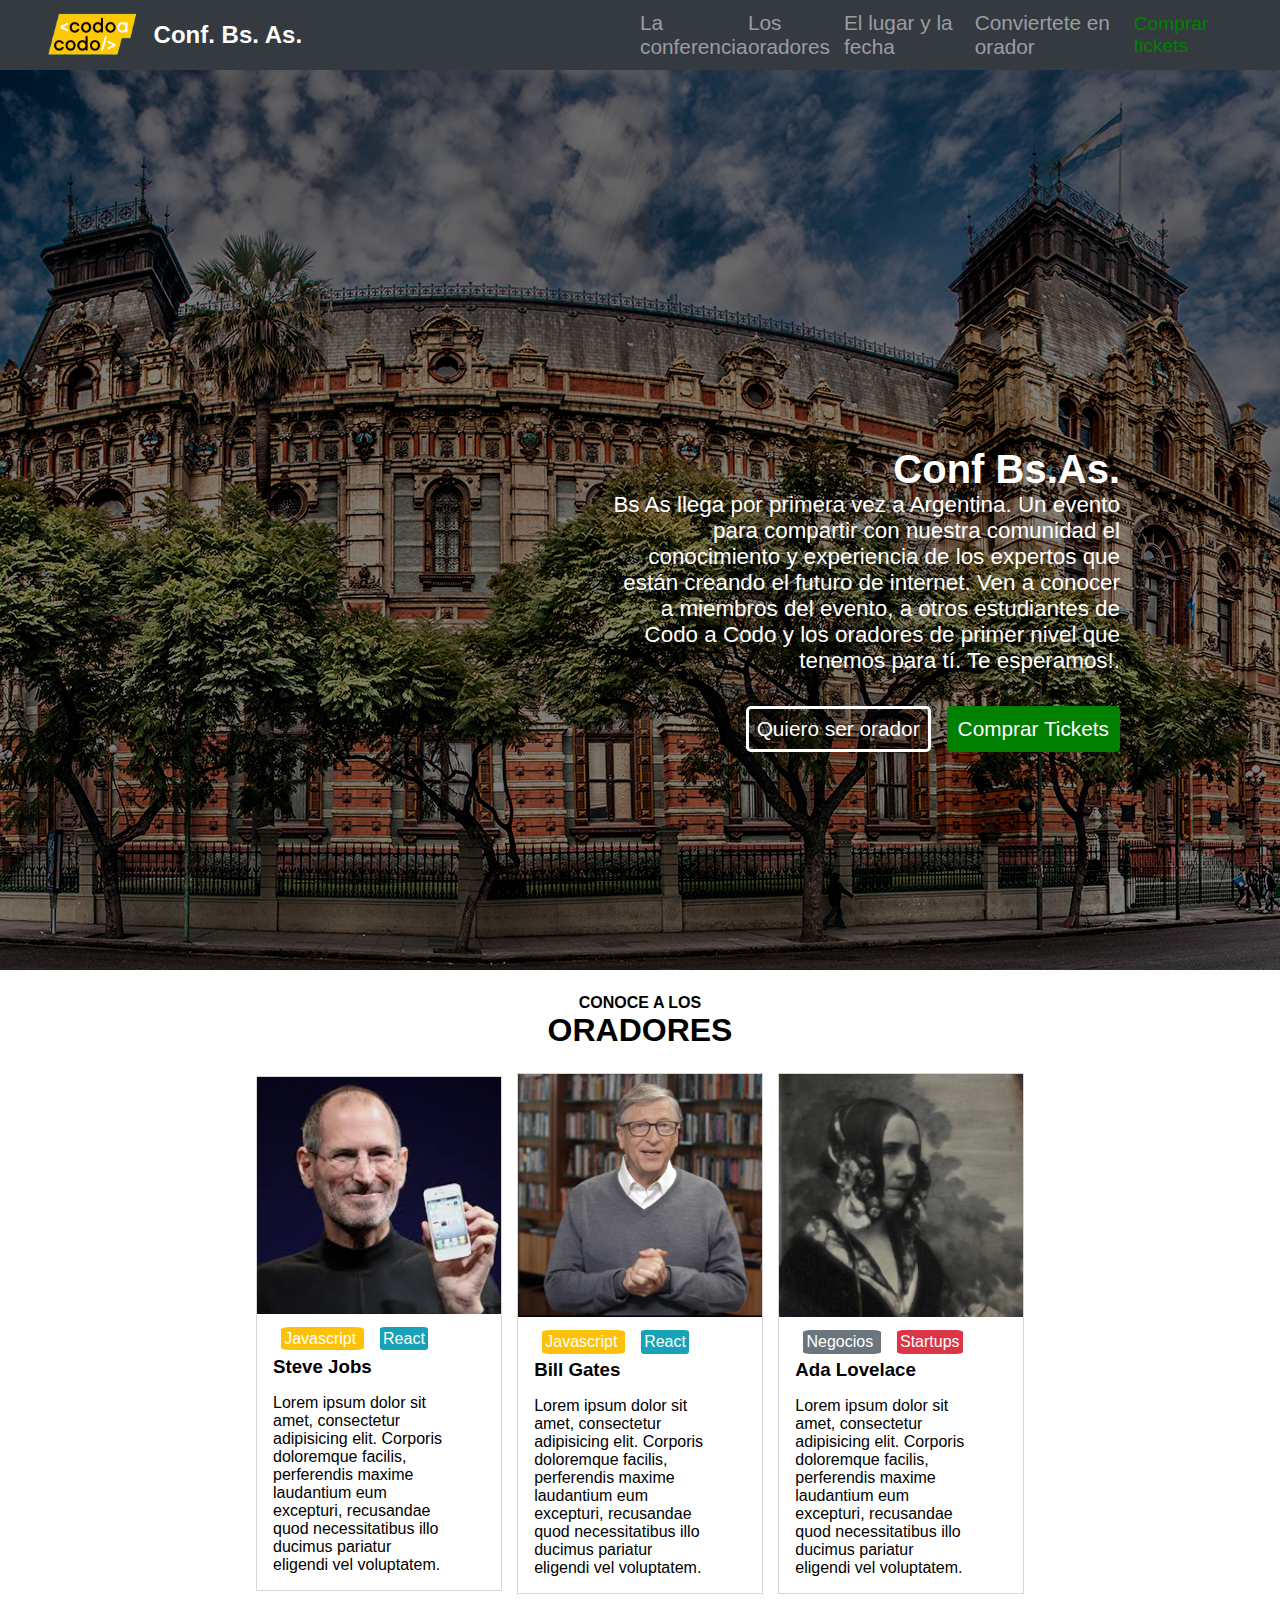
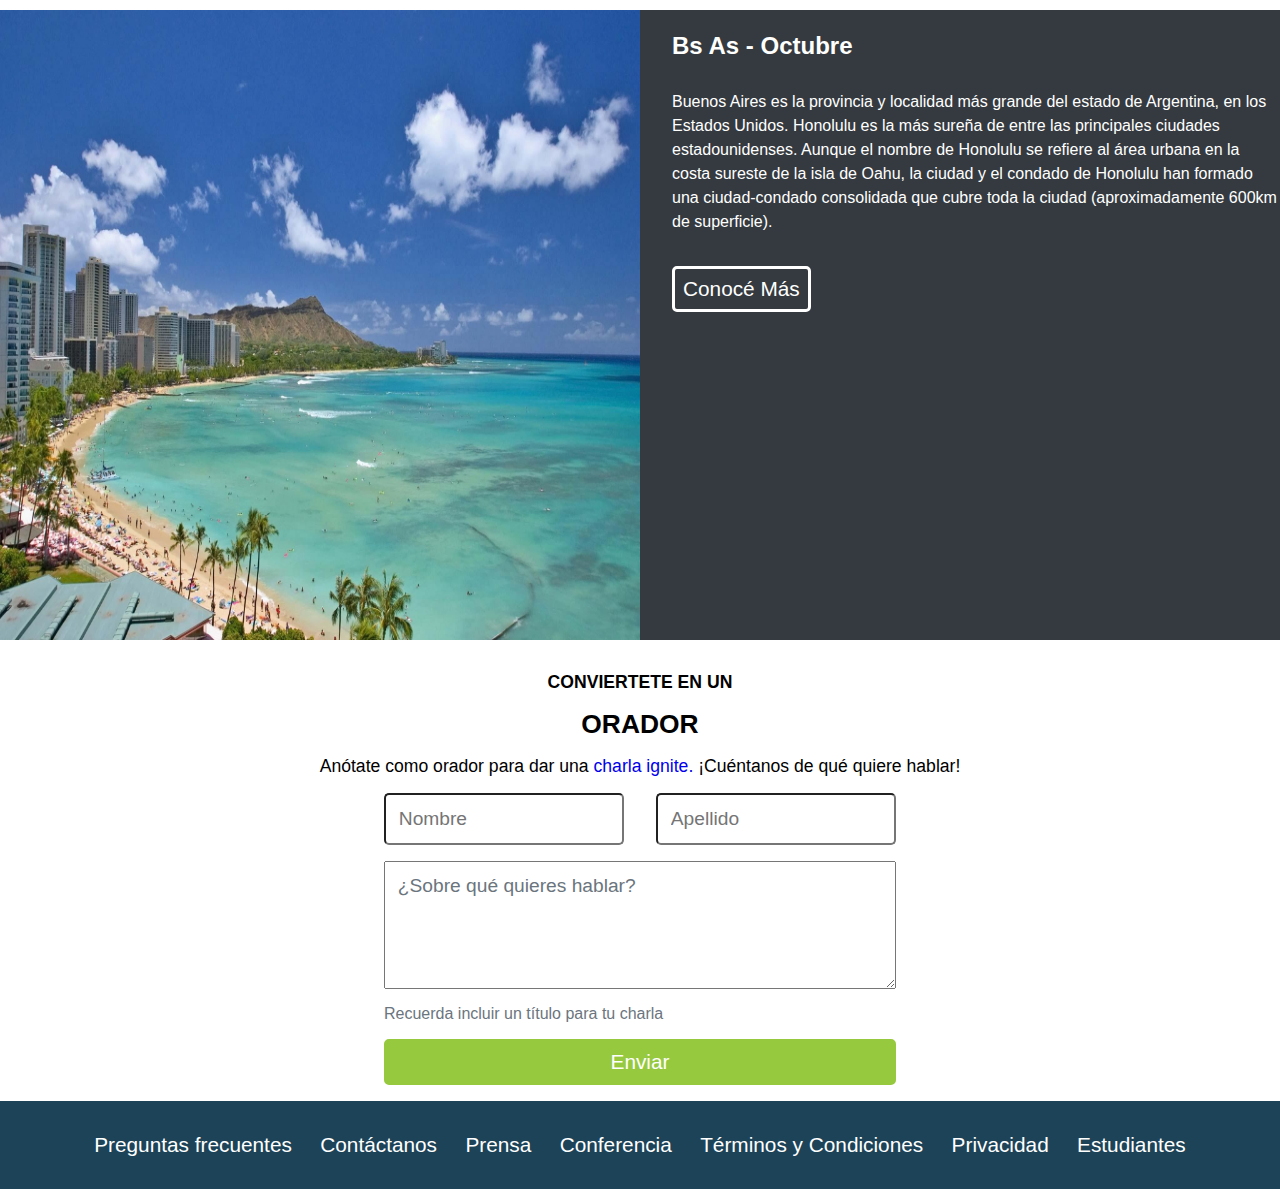
<file: index.html>
<!DOCTYPE html>
<html lang="es">
    <head>
        <meta charset="UTF-8">
        <meta http-equiv="X-UA-Compatible" content="IE=edge">
        <meta name="viewport" content="width=device-width, initial-scale=1.0">
        <title>Pagina Bs. As.</title>
        <link rel="shortcut icon" href="../Assets/imagenes/favicon.ico">
        <link rel="stylesheet" href="../CSS/estilo.css"
    </head>
    
<body>
    <header class="cabecera">
            <div class="cajaLogo">
                <img class="img__logo" src="./Assets/imagenes/codoacodo.png" alt="Codo A Codo">
                <h2>Conf. Bs. As.</h2>
            </div>
    
            
                <nav class="cajaNav">
                    <a href="..#Primaria" class="navtext">La conferencia</a> 
                    <a href="..#losoradores" class="navtext">Los oradores</a> 
                    <a href="..#ellugar" class="navtext">El lugar y la fecha</a>
                    <a href="..#orador" class="navtext">Conviertete en orador</a> 
                    <a href="../paginas/tickets.html" class="comprar">Comprar tickets</a> 
                </nav>
    </header>

    <main>
            
            <section class="SeccionPrimaria" id="Primaria">
                <div class="contenidoPrimario">
                    <h1>Conf Bs.As.</h1>
                    <p>Bs As llega por primera vez a Argentina. Un evento para compartir con nuestra comunidad el conocimiento y experiencia de los expertos que están creando el futuro de internet. Ven a conocer a miembros del evento, a otros estudiantes de Codo a Codo y los oradores de primer nivel que tenemos para tí. Te esperamos!.</p>
                    <div class="botones">    
                    <a href="#orador" class="boton1">Quiero ser orador</a>
                    <a href="./paginas/tickets.html" class="boton2">Comprar Tickets</a>
                </div>
                </div>
                
                </section>
    </main>

    <section class="sectionTarjetas" id="losoradores">
        <div class="tituloTarjetas">
            <h4>CONOCE A LOS</h4>
            <h2>ORADORES</h2>
        </div>

        <div class="padreTarjetas">
            
            <div class="tarjetas__flex">
                    <img class="tarjetaImagen" src="/Assets/imagenes/steve.jpg" loading: "lazy" width="300">
                    
                    <div class="tarjetaContenido">
                        <label class="e-js"> Javascript </label> <label class="e-react"> React </label>
                        <h3>Steve Jobs</h3>
                        <div class="tarjetaParrafo">
                            <p>Lorem ipsum dolor sit amet, consectetur adipisicing elit. Corporis doloremque facilis, perferendis maxime laudantium eum excepturi, recusandae quod necessitatibus illo ducimus pariatur eligendi vel voluptatem.</p>
                        </div>
                </div> 
            </div>  

            <div class="tarjetas__flex">
                    <img class="tarjetaImagen" src="/Assets/imagenes/bill.jpg" loading: "lazy" width="300">
                        
                    <div class="tarjetaContenido">
                        <label class="e-js"> Javascript </label> <label class="e-react"> React </label>
                        <h3>Bill Gates</h3>
                        <div class="tarjetaParrafo">
                            <p>Lorem ipsum dolor sit amet, consectetur adipisicing elit. Corporis doloremque facilis, perferendis maxime laudantium eum excepturi, recusandae quod necessitatibus illo ducimus pariatur eligendi vel voluptatem.</p>
                        </div>
                    </div>    
                </div>

            <div class="tarjetas__flex">
                
                    <img class="tarjetaImagen" src="/Assets/imagenes/ada.jpeg" loading: "lazy" width="300">
                        
                    <div class="tarjetaContenido">
                        <label class="e-negocios"> Negocios </label> <label class="e-start" > Startups </label>
                        <h3>Ada Lovelace</h3>
                        <div class="tarjetaParrafo">
                            <p>Lorem ipsum dolor sit amet, consectetur adipisicing elit. Corporis doloremque facilis, perferendis maxime laudantium eum excepturi, recusandae quod necessitatibus illo ducimus pariatur eligendi vel voluptatem.</p>
                        </div>
                    </div>    
            </div>
        </div>
    </section>

    <section class="seccionDos" id="ellugar">
        <div class="fotoDos">
            <img src="/Assets/imagenes/honolulu.jpg" alt="Buenos Aires">
        </div>

        <div class="textoDos">
            <h2>Bs As - Octubre</h2>
            <p>Buenos Aires es la provincia y localidad más grande del estado de Argentina, en los Estados Unidos. Honolulu es la más sureña de entre las principales ciudades estadounidenses. Aunque el nombre de Honolulu se refiere al área urbana en la costa sureste de la isla de Oahu, la ciudad y el condado de Honolulu han formado una ciudad-condado consolidada que cubre toda la ciudad (aproximadamente 600km de superficie).</p>
            <a href="#" class="boton3">Conocé Más</a>

        </div>

    </section>

    <section class="seccionFormulario" id="orador">
        <h4>CONVIERTETE EN UN</h4>
        <h2>ORADOR</h2>
        <p>Anótate como orador para dar una <a href="#" id="ignite">charla ignite.</a>  ¡Cuéntanos de qué quiere hablar!</p>
            <form class="formPrin">
                <div class="nyap">
                    <input type="text" placeholder="Nombre" class="input-text">
                    <input type="text" placeholder="Apellido" class="input-text">
                </div>
                <textarea name="" id="" cols="30" rows="10" class="campTextarea">¿Sobre qué quieres hablar?</textarea>
                <p id="etiquetaFinal">Recuerda incluir un título para tu charla </p>
                <a href="#" class="boton4">Enviar</a>
            </form>


    </section>
    <footer class="pie">
        <a href="#" class="pietext">Preguntas frecuentes</a>
        <a href="#" class="pietext">Contáctanos</a>
        <a href="#" class="pietext">Prensa</a>
        <a href="#" class="pietext">Conferencia</a>
        <a href="#" class="pietext">Términos y Condiciones</a>
        <a href="#" class="pietext">Privacidad</a>
        <a href="#" class="pietext">Estudiantes</a>
    </footer>


</body>
</html>
</file>
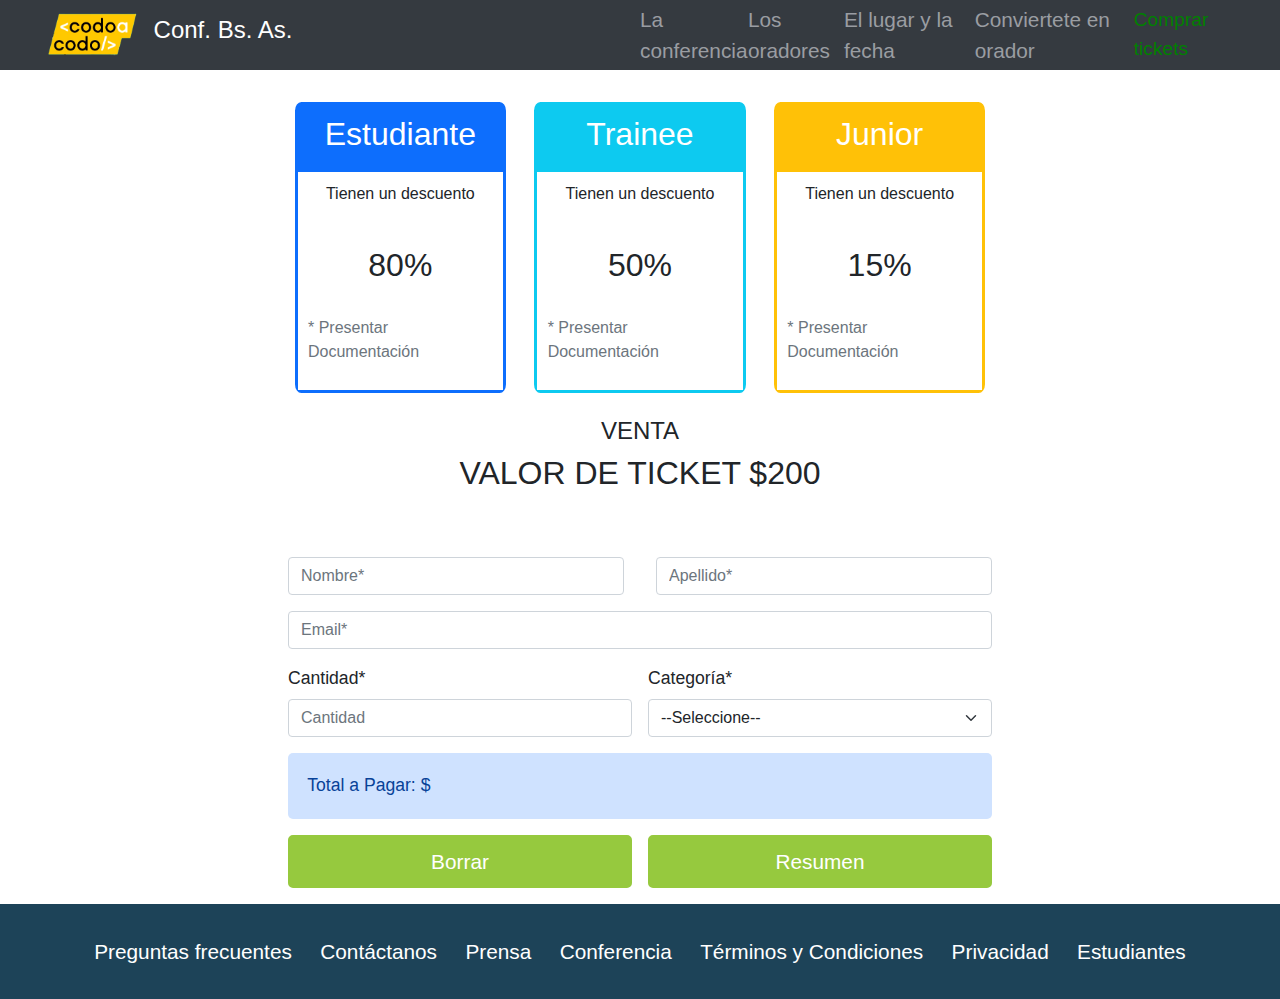
<file: paginas/tickets - copia.html>
<!DOCTYPE html>
<html lang="es">
<head>
    <meta charset="UTF-8">
    <meta http-equiv="X-UA-Compatible" content="IE=edge">
    <meta name="viewport" content="width=device-width, initial-scale=1.0">
    <title>Conf Bs As - Comprar Tickets</title>
    <link rel="shortcut icon" href="../Assets/imagenes/favicon.ico">
    <link rel="stylesheet" href="../CSS/estilo.css">
    <link rel="stylesheet" href="../CSS/bootstrap.min.css">
    <!-- <script src="../JS/comprar_tickets.js"></script> -->
</head>
<body>
    <header class="cabecera">
        <div class="cajaLogo">
            <img class="img__logo" src="../Assets/imagenes/codoacodo.png" alt="Codo A Codo">
            <h2>Conf. Bs. As.</h2>
        </div>

        
            <nav class="cajaNav">
                <a href="..#Primaria" class="navtext">La conferencia</a> 
                <a href="..#losoradores" class="navtext">Los oradores</a> 
                <a href="..#ellugar" class="navtext">El lugar y la fecha</a>
                <a href="..#orador" class="navtext">Conviertete en orador</a> 
                <a href="../paginas/tickets.html" class="comprar">Comprar tickets</a> 
            </nav>
    </header>

    <div class="cajaticket">
        <div class="cajaTarjetas">
                
                <div class="tarjetaCat fondoTar1" id="bordeCat1">
                    <div class="cabeTar1">
                    <h2>Estudiante</h2>
                    </div>
                    <div class="contTarjeta">
                        <div><p>Tienen un descuento</p></div>
                        <div><h2>80%</h2></div>
                        <div id="contTarjP2"><p>* Presentar Documentación</p></div>
                    </div>
                </div>

                <div class="tarjetaCat fondoTar2" id="bordeCat2">
                    <div class="cabeTar2">
                    <h2>Trainee</h2>
                    </div>
                    <div class="contTarjeta">
                        <div><p>Tienen un descuento</p></div>
                        <div><h2>50%</h2></div>
                        <div id="contTarjP2"><p>* Presentar Documentación</p></div>
                    </div>
                </div>

                <div class="tarjetaCat fondoTar3" id="bordeCat3">
                    <div class="cabeTar3">
                    <h2>Junior</h2>
                    </div>
                    <div class="contTarjeta">
                        <div><p>Tienen un descuento</p></div>
                        <div><h2>15%</h2></div>
                        <div id="contTarjP2"><p>* Presentar Documentación</p></div>
                    </div>
                </div>

        </div>




        <div class="cajaformularioTk">
                <div class="tituloTarjetas">
                    <h4>VENTA</h4>
                    <h2>VALOR DE TICKET $200</h2>
                </div>
                <section class="seccionFormularioTk">
                    
                        <form class="formTk">
                            <div class="nyap">
                                <input type="text" placeholder="Nombre*" class="form-control" id="nombre">
                                <input type="text" placeholder="Apellido*" class="form-control" id="apellido">
                            </div>
                            <div>
                                <input type="text" placeholder="Email*" class="form-control" id="mail">
                            </div>
                            <div class="cantcate">
                                    <div class="cantForm">
                                        <label for="cantidadTickets" class="form-label">Cantidad*</label>
                                        <input type="number" placeholder="Cantidad" class="form-control" id="cantidadTickets">
                                    </div>
                                    <div class="cateForm">
                                    <label for="categoriaSelect" class="form-label">Categoría*</label>
                                    
                                    <select class="form-select" id="categoriaSelect">
                                        <option value="0"selected>--Seleccione--</option>
                                        <option value="1">Sin categoría</option>
                                        <option value="2">Estudiante</option>
                                        <option value="3">Trainee</option>
                                        <option value="4">Junior</option>
                                    </select>
                                </div>
                            </div>
                            <div class="totalPagar">Total a Pagar: $ <span id="totalPago" class="align-middle"></span>
                            </div>
                            <div class="botones_form"> 
                            <button type="reset" class="boton5" id="btnBorrar">Borrar</button>
                            <button type="button" class="boton5" id="btnResumen">Resumen</button>
                            </div>
                        </form>
                </section>
                <script src="../JS/comprar_tickets.js"></script>
        </div>

    </div>

<footer class="pie">
    <a href="#" class="pietext">Preguntas frecuentes</a>
    <a href="#" class="pietext">Contáctanos</a>
    <a href="#" class="pietext">Prensa</a>
    <a href="#" class="pietext">Conferencia</a>
    <a href="#" class="pietext">Términos y Condiciones</a>
    <a href="#" class="pietext">Privacidad</a>
    <a href="#" class="pietext">Estudiantes</a>
</footer>

</body>
</html>
</file>
<file: CSS/estilo.css>
*{
    padding: 0;
    margin: 0;
    box-sizing: border-box;
    font-family: 'Trebuchet MS', 'Lucida Sans Unicode', 'Lucida Grande', 'Lucida Sans', Arial, sans-serif;
}

h1{
    font-size: 2.5rem;
    color: white;
}


/* Cabecera */
.cabecera{
    display: flex;
    position: sticky;
    top: 0px;
    z-index: 100;
    background-color:#353a40;
    align-content: center;
    justify-content:space-around;
}


.cajaLogo{
    display: flex;
    align-items: center;
    width: 50%;
    padding-left: 2rem;
    
}    

.img__logo{
    width: 20%;
}

.cajaLogo h2{
    color: white;
    font-size: 1.5rem;
}

.cajaNav{
    display: flex;
    padding-right: 2.5rem;
    width:50%;
    align-items: center;
    justify-content:space-between;
}

.navtext{ 
    color:#9a9da2;
    text-decoration: none;
    font-size: 1.3rem;
}

.comprar{
    color:green;
    text-decoration: none;
    font-size: 1.2rem;
}

.cajaNav a:hover{
    color: white;
}


.cajaNav a:active{
    color: white;
}

.comprar:hover{
    color: white;
    background-color: green;
    border-radius: 10px;
    padding: 10px;
}

/* Principal */

.SeccionPrimaria{
    background-image: linear-gradient(to right,rgb(0 0 0 /.5),rgb(0 0 0 /.5)), url("/Assets/imagenes/ba1.jpg");
    height:100vh;
    width: 100%;
    display: flex;
    justify-content:flex-end;
    align-items:center;
}

.contenidoPrimario{
    width: 40%;
    text-align: right;
    color:white;
    display: flex;
    flex-direction: column;
    margin-top: 10rem;
    margin-right: 10rem;
}

.contenidoPrimario p{
    font-size: 1.4rem;
    color: white;
    text-align: right;
    margin-bottom: 2rem;
}

.botones{
    display: flex;
    justify-content: end;
}

.boton1{
    color: white;
    text-decoration: none;
    font-size: 1.3rem;
    border: white solid 3px;
    padding: 0.5rem;
    border-radius: 5px;
    margin-right: 1rem;
}

.boton1:hover{
    background-color: green;
}

.boton2{
    color: white;
    text-decoration: none;
    font-size: 1.3rem;
    background-color: green;
    border: green solid 3px;
    padding: 0.5rem;
    border-radius: 5px;
}

.boton2:hover{
    background-color: #ffffff;
    color: green;
}


/* Tarjetas */

.sectionTarjetas{
    display:flex;
    flex-direction: column;
    align-items: center;
    margin-bottom: 1rem;
}

.tituloTarjetas{
    margin-top: 1.5rem;
    margin-bottom: 1.5rem;
    display: flex;
    align-items: center;
    flex-direction: column;
}

.tituloTarjetas h2{
    font-size: 2rem;
}

.padreTarjetas{
    width:60%;
    display: flex;
    justify-content: space-around;
    align-items: center;
    column-gap: 2%;
}

.tarjetas__flex{
    width: 60%;
    display:flex;   
    justify-content:center;
    border: 0.5px #d6d6d6 solid;
    align-items: center;
    flex-direction: column;
    padding: 0;
}

.tarjetas__flex h3{
    margin-top: .5rem;
}


.tarjetaImagen{
    width: 100%;
}

.tarjetaContenido{
    padding:1rem;
    row-gap: 1rem;
}

.tarjetaParrafo{
    width:80%;
    padding-top: 1rem;
}

.e-react{
    color: white;
    background-color: #17a2b7;
    padding: 0.2rem;
    border-radius: 10%;
    margin: 0.5rem;
}
.e-js{
    color: white;
    background-color: #fdc109;
    padding: 0.2rem;
    border-radius: 10%;
    margin: 0.5rem;
}

.e-negocios{
    color: white;
    background-color: #6b757e;
    padding: 0.2rem;
    border-radius: 10%;
    margin: 0.5rem;
}

.e-start{
    color: white;
    background-color: #dc3546;
    padding: 0.2rem;
    border-radius: 10%;
    margin: 0.5rem;
}

/*seccion Dos*/

.seccionDos{
    display: flex;
    height: 70vh;
    background-color: #353a40;
}

.fotoDos{
    display: flex;
    width: 50%;
    /* height: 100%; */
}

.fotoDos img{
    width: 100%;
}

.textoDos{
    height: 100%;
    width: 50%;
    display: flex;
    margin-top: 1.5rem;
    color: white;
    flex-direction: column;
    align-items: flex-start;
    padding-left: 2rem;
    font-size: 1rem;
    row-gap: 2rem;
    line-height: 1.5rem;
}

.boton3{
    color: white;
    text-decoration: none;
    font-size: 1.3rem;
    border: white solid 3px;
    padding: 0.5rem;
    border-radius: 5px;
}

/*formulario*/

.seccionFormulario{
    display: flex;
    flex-direction: column;
    align-items: center;
    margin-bottom: 1rem;
    padding-top: 2rem;
    row-gap: 1rem;
    font-size: 1.1rem;
}

.seccionFormulario :link{
    text-decoration:dotted;
}

.formPrin{
    display: flex;
    flex-direction: column;
    width: 40%;
    row-gap: 1rem;
}

.nyap{
    display: flex;
    justify-content: space-between;
    column-gap: 2rem;
}

.input-text{
    width: 50%;
    padding: 0.8rem;
    border-radius: 5px;
    font-size: 1.2rem;
}

.campTextarea{
    height: 8rem;
    font-size: 1.2rem;
    color:#6b757e;
    padding: 0.8rem;
}

#etiquetaFinal{
    color: #6b757e;
    font-size: 1rem;
}

.boton4{
    color: white;
    text-decoration: none;
    font-size: 1.3rem;
    background-color:#96c93e ;
    border: #96c93e solid 3px;
    padding: 0.5rem;
    border-radius: 5px;
    text-align: center;
}

/* footer */

.pie{
    background-color: #1d4358;
    display: flex;
    padding: 2rem 5rem;
    width:100%;
    align-items: center;
    justify-content:space-around;
}

.pietext{ 
    color:white;
    text-decoration: none;
    font-size: 1.3rem;
}

.pietext:hover{
    color: green;
}


/* ********************************** */
/* ********VENTA TICKETS************* */
/* ********************************** */
.cajaticket{
    display: flex;
    flex-direction: column;
    align-items: center;
}


.cajaTarjetas{
    display: flex;
    column-gap: 15px;
    padding-top: 2rem;
    /* height: 50vh; */
    width: 55%;
    justify-content: space-around;

}

.tarjetaCat{
    width: 30%;
    flex-direction: column;
    justify-content: center;
    align-items: center;
    height: auto;
    /* height: 25vh; */
    border-radius: 3%;
    /* background-color: #0d6efd; */
}


.cabeTar1{
    padding: 5%;
    text-align: center;
    color: white;
    width: 100%;
    background-color: #0d6efd;
}

.fondoTar1{
    background-color: #0d6efd;

}

#bordeCat1{
    border: solid #0d6efd 3px;
    border-radius: 3%;
    
}

.cabeTar2{
    background-color: #0dcaf0;
    padding: 5%;
    text-align: center;
    color: white;
}

#bordeCat2{
    border: solid #0dcaf0 3px;
}

.fondoTar2{
    background-color: #0dcaf0;
}

.cabeTar3{
    background-color: #ffc107;
    padding: 5%;
    text-align: center;
    color: white;
}

#bordeCat3{
    border: solid #ffc107 3px;
}

.fondoTar3{
    background-color: #ffc107;
}


.contTarjeta{
    display: flex;
    flex-direction: column;
    align-items: center;
    padding: 5%;
    align-content: space-evenly;
    row-gap: 1.5rem;
    background-color: white;
}

.contTarjeta h2{
    font-size: 2rem;
}

#contTarjP2{
    color: #6c757d;
}
.contTarjeta p{
    font-size: 1rem;    
}

.cajaformularioTk{
    display: flex;
    flex-direction: column;
    /* height: 50vh; */
    width: 55%;
}

.seccionFormularioTk{
    display: flex;
    flex-direction: column;
    align-items: center;
    margin-bottom: 1rem;
    padding-top: 2rem;
    row-gap: 1rem;
    font-size: 1.1rem;
}



.formTk{
    display: flex;
    flex-direction: column;
    width: 100%;
    row-gap: 1rem;
}



.cantcate{
    display: flex;
    column-gap: 1rem;
}

.cantForm{
    width: 50%;
}

.cateForm{
    width: 50%;
}

.boton5{
    color: white;
    text-decoration: none;
    font-size: 1.3rem;
    background-color:#96c93e ;
    border: #96c93e solid 3px;
    padding: 0.5rem;
    border-radius: 5px;
    text-align: center;
    width: 50%;
}

.botones_form{
    display: flex;
    flex-direction: row;
    gap: 1rem;

}

.totalPagar{
    background-color: #cfe2ff;
    padding: 1.2rem;
    border-radius: 5px;
    color: #084298;
}



/* celular */
@media screen and (max-width:768px){
    .cabecera{
        position:relative;
        flex-direction: column;
        width: 100%;
        }


.cajaLogo{
    width: 100%;
    padding: 1rem;
    justify-content: center;  
    margin-bottom: 0.5rem;  
}    

.cajaNav{
    width:100%;
    flex-direction: column;
    padding-right: initial;
    margin-bottom: 1rem;
}


.navtext{ 
    font-size: 1.2rem;
}

.comprar{
    font-size: 1.2rem;
}

.comprar:hover{
    padding: 2px;
}

.SeccionPrimaria{
    width: 100%;
    display: flex;
    justify-content:flex-start;
    align-items: center;
}

.contenidoPrimario{
    width: 80%;
    flex-direction: column;
    margin-top: 1rem;
    margin-right: 0.5rem;
    margin-left: 1rem;
    height: 20vh;

}

.contenidoPrimario p{
    font-size: 0.9rem;
    margin-bottom: 1rem;
}

.botones{
    column-gap: 1rem;
}

.boton1{
    font-size: 1rem;
    padding: 0.5rem;
    border: solid 1px;
}

.boton2{
    font-size: 1rem;
    border: solid 1px;
    padding: 0.5rem;
}


.padreTarjetas{
    width:90%;    
    flex-direction: column;
    row-gap: 1rem;
}

.tarjetas__flex{
    width: 80%;
    row-gap: 1rem;
}


.seccionDos{
    flex-direction: column;
    height: 90vh;
}


.fotoDos{
    display: flex;
    width: 100%;
    
}


.textoDos{
    width: 100%;
    align-items: flex-start;
    padding-right: 1rem;
    font-size: 1rem;
    row-gap: 1rem;
    line-height: 1.2rem;
}


.boton3{
    font-size: 1rem;
    border: white solid 1px;
}

.seccionFormulario{
    padding-left: 1rem;
    font-size: 1rem;
}

.formPrin{
    width: 80%;
}

.nyap{
    flex-direction: column;
    row-gap: 0.6rem;
}

.input-text{
    width: 100%;
    padding: 0.5rem;
    font-size: 1rem;
}

.campTextarea{
    font-size: 1rem;
}

.pie{
    flex-direction: column;
    padding: 1rem;
}

.pietext{ 
    color:white;
    text-decoration: none;
    font-size: 1rem;
}

/* -------------------------- */

/* .cajaticket{
    padding-top: 200px;
} */


.cajaTarjetas{
    flex-direction: column;
    row-gap: 10px;
    width: 100%;
    align-items: center;
}

.tarjetaCat{
    width: 80%;
}


.cajaformularioTk{
    display: flex;
    flex-direction: column;
    width: 55%;
}

.seccionFormularioTk{
    display: flex;
    flex-direction: column;
    align-items: center;
    margin-bottom: 1rem;
    padding-top: 2rem;
    row-gap: 1rem;
    font-size: 1.1rem;
}


.cantcate{
   flex-direction: column;
}

.cantForm{
    width: 100%;
}

.cateForm{
    width: 100%;
}

.boton5{
    width: 100%;
}

.botones_form{
    flex-direction: column;
    gap: 1rem;
}

.tituloTarjetas h2{
 font-size: 1.5rem;
}

}
</file>
